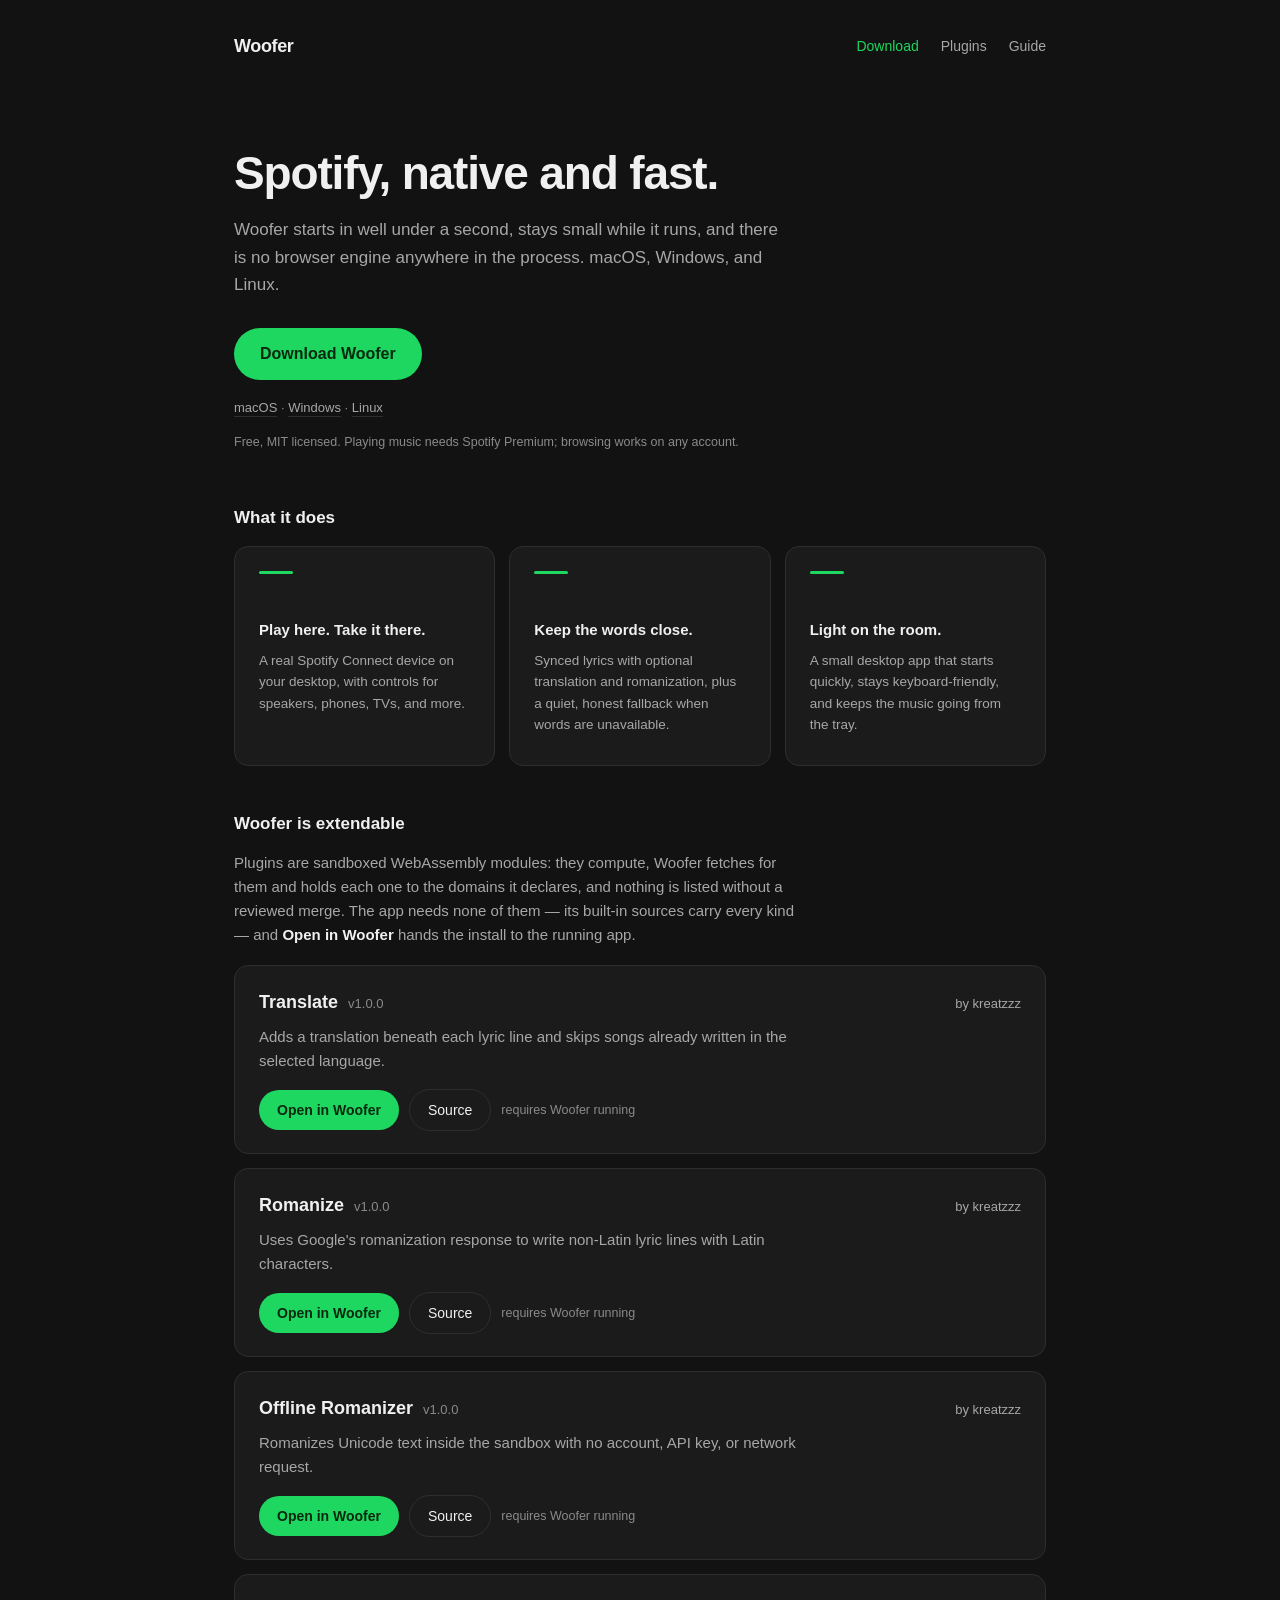
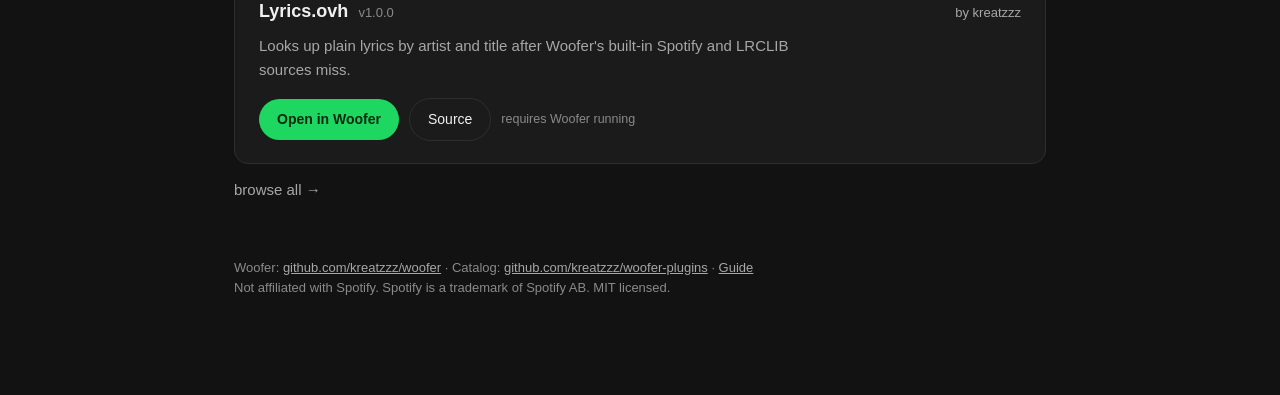
<file: index.html>
<!doctype html>
<html lang="en">
<head>
<meta charset="utf-8">
<meta name="viewport" content="width=device-width, initial-scale=1">
<title>Woofer — a fast, native Spotify client</title>
<meta name="description" content="Woofer is a fast, native Spotify client for macOS, Windows, and Linux, extendable with sandboxed plugins.">
<link rel="stylesheet" href="style.css">
</head>
<body>
<div class="wrap">
  <nav class="nav">
    <a class="nav-logo" href="index.html">Woofer</a>
    <div class="nav-links">
      <a href="index.html" aria-current="page">Download</a>
      <a href="plugins.html">Plugins</a>
      <a href="guide.html">Guide</a>
    </div>
  </nav>

  <section class="hero">
    <h1>Spotify, native and fast.</h1>
    <p class="pitch">Woofer starts in well under a second, stays small
    while it runs, and there is no browser engine anywhere in the process.
    macOS, Windows, and Linux.</p>
    <!-- Per-OS asset URLs embed the version
         (…/releases/latest/download/woofer-vX-macos-universal.dmg and
         siblings), so they can only be written once a release exists.
         Every button below points at the releases page; with the first
         tagged release, swap the OS links for exact asset URLs. -->
    <div class="cta-row">
      <a class="button cta" href="https://github.com/kreatzzz/woofer/releases/latest">Download Woofer</a>
    </div>
    <p class="os-links">
      <a href="https://github.com/kreatzzz/woofer/releases/latest">macOS</a> ·
      <a href="https://github.com/kreatzzz/woofer/releases/latest">Windows</a> ·
      <a href="https://github.com/kreatzzz/woofer/releases/latest">Linux</a>
    </p>
    <p class="fineprint">Free, MIT licensed. Playing music needs Spotify
    Premium; browsing works on any account.</p>
  </section>

  <h2>What it does</h2>
  <div class="grid">
    <div class="feature">
      <h3>Play here. Take it there.</h3>
      <p>A real Spotify Connect device on your desktop, with controls for
      speakers, phones, TVs, and more.</p>
    </div>
    <div class="feature">
      <h3>Keep the words close.</h3>
      <p>Synced lyrics with optional translation and romanization, plus a
      quiet, honest fallback when words are unavailable.</p>
    </div>
    <div class="feature">
      <h3>Light on the room.</h3>
      <p>A small desktop app that starts quickly, stays keyboard-friendly,
      and keeps the music going from the tray.</p>
    </div>
  </div>

  <h2>Woofer is extendable</h2>
  <p class="section-lead">Plugins are sandboxed WebAssembly modules: they
  compute, Woofer fetches for them and holds each one to the domains it
  declares, and nothing is listed without a reviewed merge. The app needs
  none of them — its built-in sources carry every kind — and
  <strong>Open in Woofer</strong> hands the install to the running app.</p>
  <div id="featured"><p class="desc">Loading the catalog…</p></div>
  <p><a class="quiet-link" href="plugins.html">browse all →</a></p>

  <footer>
    Woofer: <a href="https://github.com/kreatzzz/woofer">github.com/kreatzzz/woofer</a>
    · Catalog: <a href="https://github.com/kreatzzz/woofer-plugins">github.com/kreatzzz/woofer-plugins</a>
    · <a href="guide.html">Guide</a><br>
    Not affiliated with Spotify. Spotify is a trademark of Spotify AB.
    MIT licensed.
  </footer>
</div>
<script src="main.js"></script>
</body>
</html>
</file>
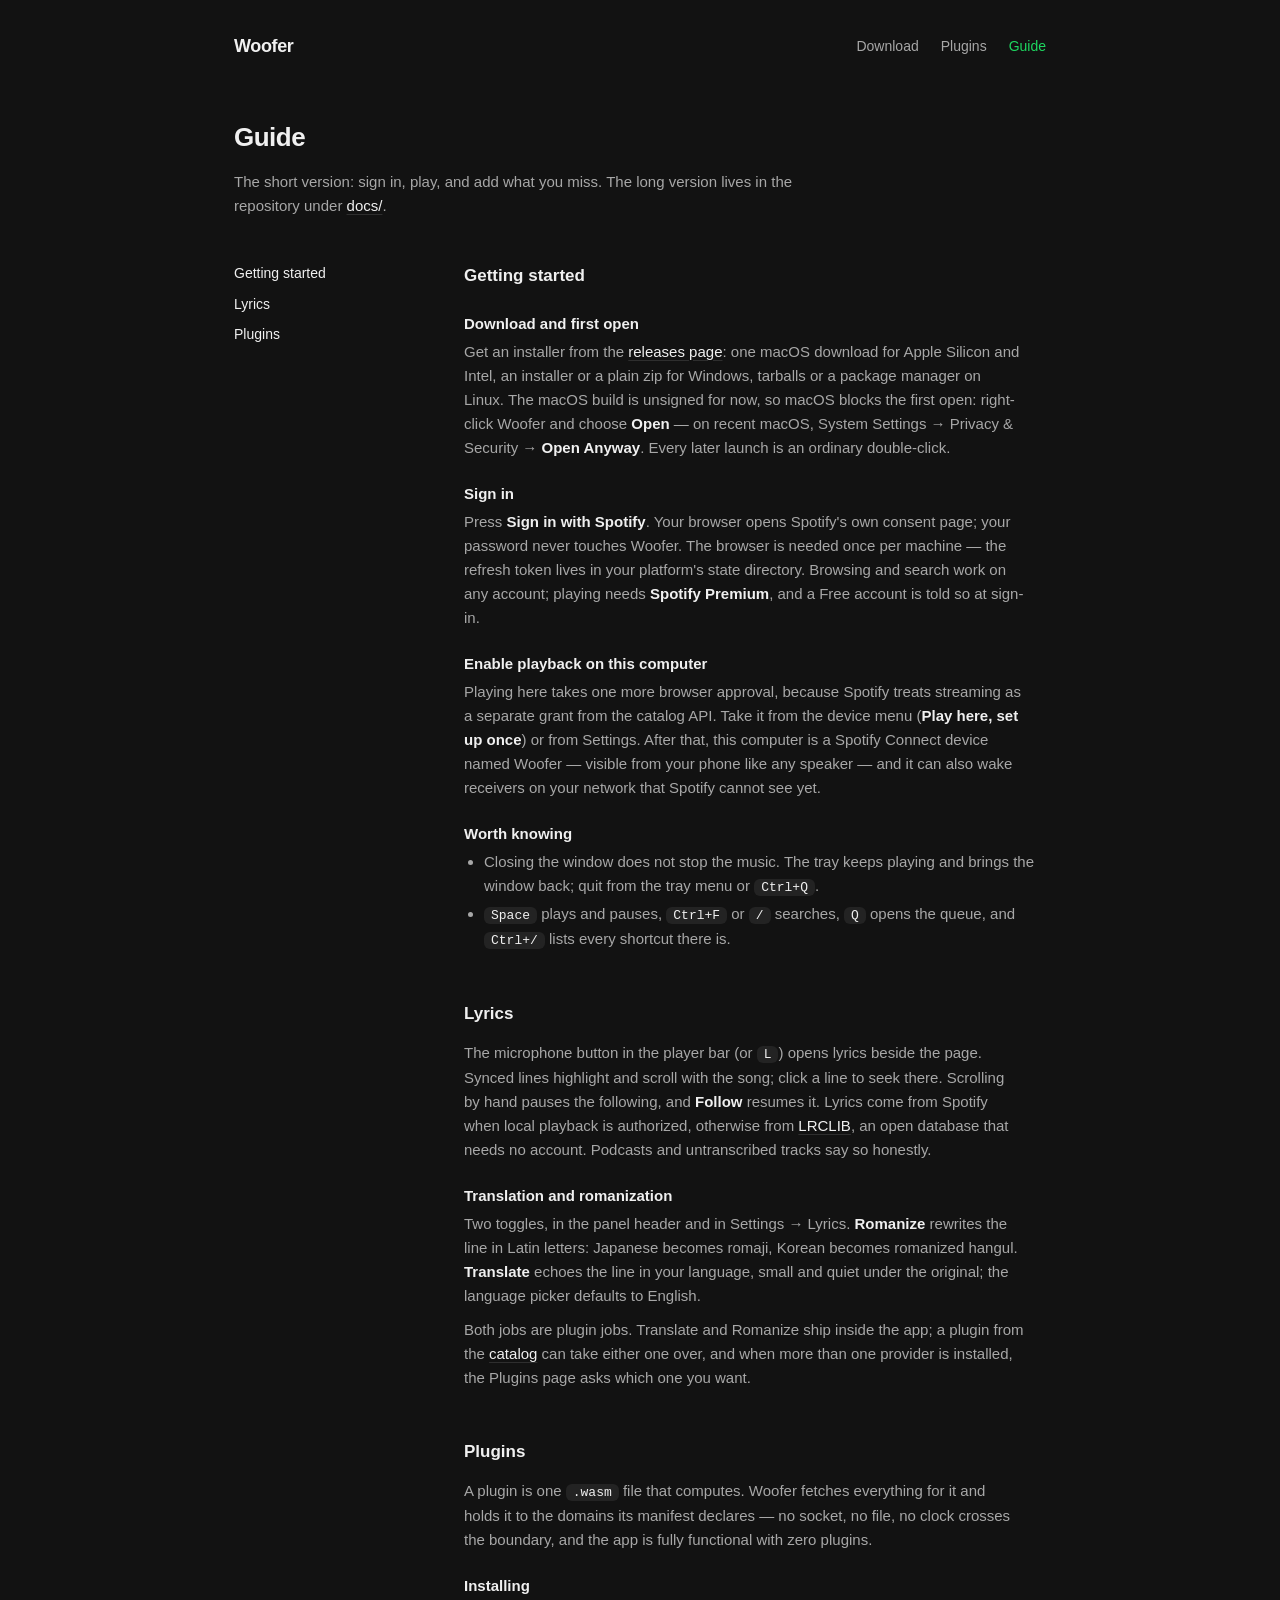
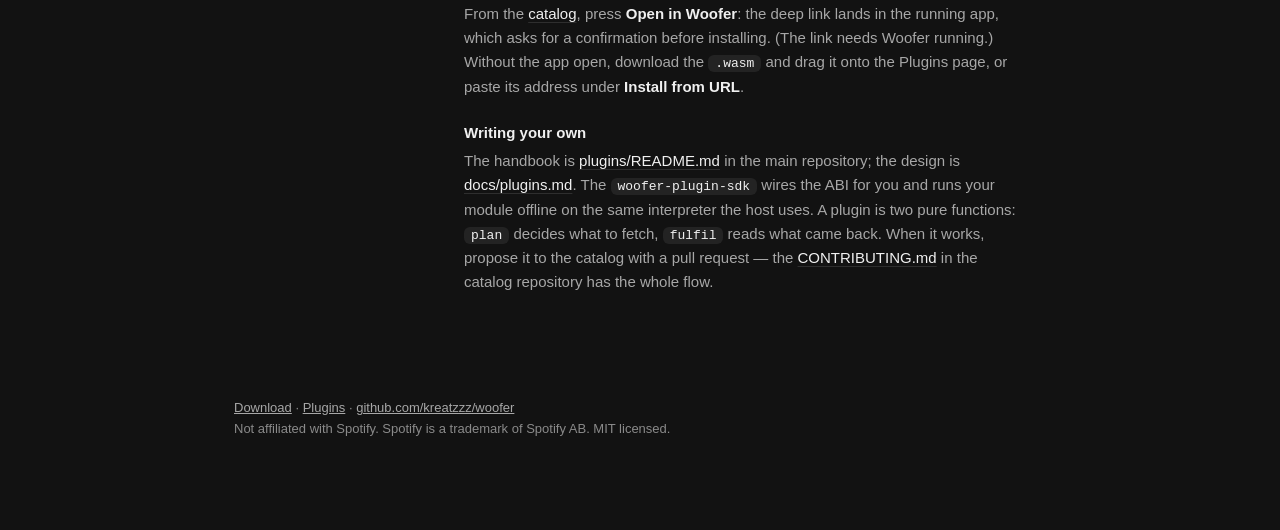
<file: guide.html>
<!doctype html>
<html lang="en">
<head>
<meta charset="utf-8">
<meta name="viewport" content="width=device-width, initial-scale=1">
<title>Woofer Guide</title>
<meta name="description" content="Getting started with Woofer: sign in, lyrics with translation and romanization, and plugins.">
<link rel="stylesheet" href="style.css">
</head>
<body>
<div class="wrap">
  <nav class="nav">
    <a class="nav-logo" href="index.html">Woofer</a>
    <div class="nav-links">
      <a href="index.html">Download</a>
      <a href="plugins.html">Plugins</a>
      <a href="guide.html" aria-current="page">Guide</a>
    </div>
  </nav>

  <header>
    <h1>Guide</h1>
    <p>The short version: sign in, play, and add what you miss. The long
    version lives in the repository under
    <a href="https://github.com/kreatzzz/woofer/tree/main/docs">docs/</a>.</p>
  </header>

  <div class="guide">
    <aside class="guide-nav">
      <a href="#getting-started">Getting started</a>
      <a href="#lyrics">Lyrics</a>
      <a href="#plugins">Plugins</a>
    </aside>

    <main>
      <section class="section" id="getting-started">
        <h2>Getting started</h2>

        <h3>Download and first open</h3>
        <p>Get an installer from the
        <a href="https://github.com/kreatzzz/woofer/releases/latest">releases
        page</a>: one macOS download for Apple Silicon and Intel, an
        installer or a plain zip for Windows, tarballs or a package manager
        on Linux. The macOS build is unsigned for now, so macOS blocks the
        first open: right-click Woofer and choose <strong>Open</strong> —
        on recent macOS, System Settings → Privacy &amp; Security →
        <strong>Open Anyway</strong>. Every later launch is an ordinary
        double-click.</p>

        <h3>Sign in</h3>
        <p>Press <strong>Sign in with Spotify</strong>. Your browser opens
        Spotify's own consent page; your password never touches Woofer.
        The browser is needed once per machine — the refresh token lives
        in your platform's state directory. Browsing and search work on
        any account; playing needs <strong>Spotify Premium</strong>, and a
        Free account is told so at sign-in.</p>

        <h3>Enable playback on this computer</h3>
        <p>Playing here takes one more browser approval, because Spotify
        treats streaming as a separate grant from the catalog API. Take it
        from the device menu (<strong>Play here, set up once</strong>) or
        from Settings. After that, this computer is a Spotify Connect
        device named Woofer — visible from your phone like any speaker —
        and it can also wake receivers on your network that Spotify cannot
        see yet.</p>

        <h3>Worth knowing</h3>
        <ul>
          <li>Closing the window does not stop the music. The tray keeps
          playing and brings the window back; quit from the tray menu or
          <code>Ctrl+Q</code>.</li>
          <li><code>Space</code> plays and pauses, <code>Ctrl+F</code> or
          <code>/</code> searches, <code>Q</code> opens the queue, and
          <code>Ctrl+/</code> lists every shortcut there is.</li>
        </ul>
      </section>

      <section class="section" id="lyrics">
        <h2>Lyrics</h2>

        <p>The microphone button in the player bar (or <code>L</code>)
        opens lyrics beside the page. Synced lines highlight and scroll
        with the song; click a line to seek there. Scrolling by hand
        pauses the following, and <strong>Follow</strong> resumes it.
        Lyrics come from Spotify when local playback is authorized,
        otherwise from <a href="https://lrclib.net">LRCLIB</a>, an open
        database that needs no account. Podcasts and untranscribed tracks
        say so honestly.</p>

        <h3>Translation and romanization</h3>
        <p>Two toggles, in the panel header and in Settings → Lyrics.
        <strong>Romanize</strong> rewrites the line in Latin letters:
        Japanese becomes romaji, Korean becomes romanized hangul.
        <strong>Translate</strong> echoes the line in your language, small
        and quiet under the original; the language picker defaults to
        English.</p>
        <p>Both jobs are plugin jobs. Translate and Romanize ship inside
        the app; a plugin from the <a href="plugins.html">catalog</a> can
        take either one over, and when more than one provider is
        installed, the Plugins page asks which one you want.</p>
      </section>

      <section class="section" id="plugins">
        <h2>Plugins</h2>

        <p>A plugin is one <code>.wasm</code> file that computes. Woofer
        fetches everything for it and holds it to the domains its manifest
        declares — no socket, no file, no clock crosses the boundary, and
        the app is fully functional with zero plugins.</p>

        <h3>Installing</h3>
        <p>From the <a href="plugins.html">catalog</a>, press
        <strong>Open in Woofer</strong>: the deep link lands in the running
        app, which asks for a confirmation before installing. (The link
        needs Woofer running.) Without the app open, download the
        <code>.wasm</code> and drag it onto the Plugins page, or paste its
        address under <strong>Install from URL</strong>.</p>

        <h3>Writing your own</h3>
        <p>The handbook is
        <a href="https://github.com/kreatzzz/woofer/blob/main/plugins/README.md">plugins/README.md</a>
        in the main repository; the design is
        <a href="https://github.com/kreatzzz/woofer/blob/main/docs/plugins.md">docs/plugins.md</a>.
        The <code>woofer-plugin-sdk</code> wires the ABI for you and runs
        your module offline on the same interpreter the host uses. A
        plugin is two pure functions: <code>plan</code> decides what to
        fetch, <code>fulfil</code> reads what came back. When it works,
        propose it to the catalog with a pull request — the
        <a href="https://github.com/kreatzzz/woofer-plugins/blob/main/CONTRIBUTING.md">CONTRIBUTING.md</a>
        in the catalog repository has the whole flow.</p>
      </section>
    </main>
  </div>

  <footer>
    <a href="index.html">Download</a> · <a href="plugins.html">Plugins</a> ·
    <a href="https://github.com/kreatzzz/woofer">github.com/kreatzzz/woofer</a><br>
    Not affiliated with Spotify. Spotify is a trademark of Spotify AB.
    MIT licensed.
  </footer>
</div>
</body>
</html>
</file>
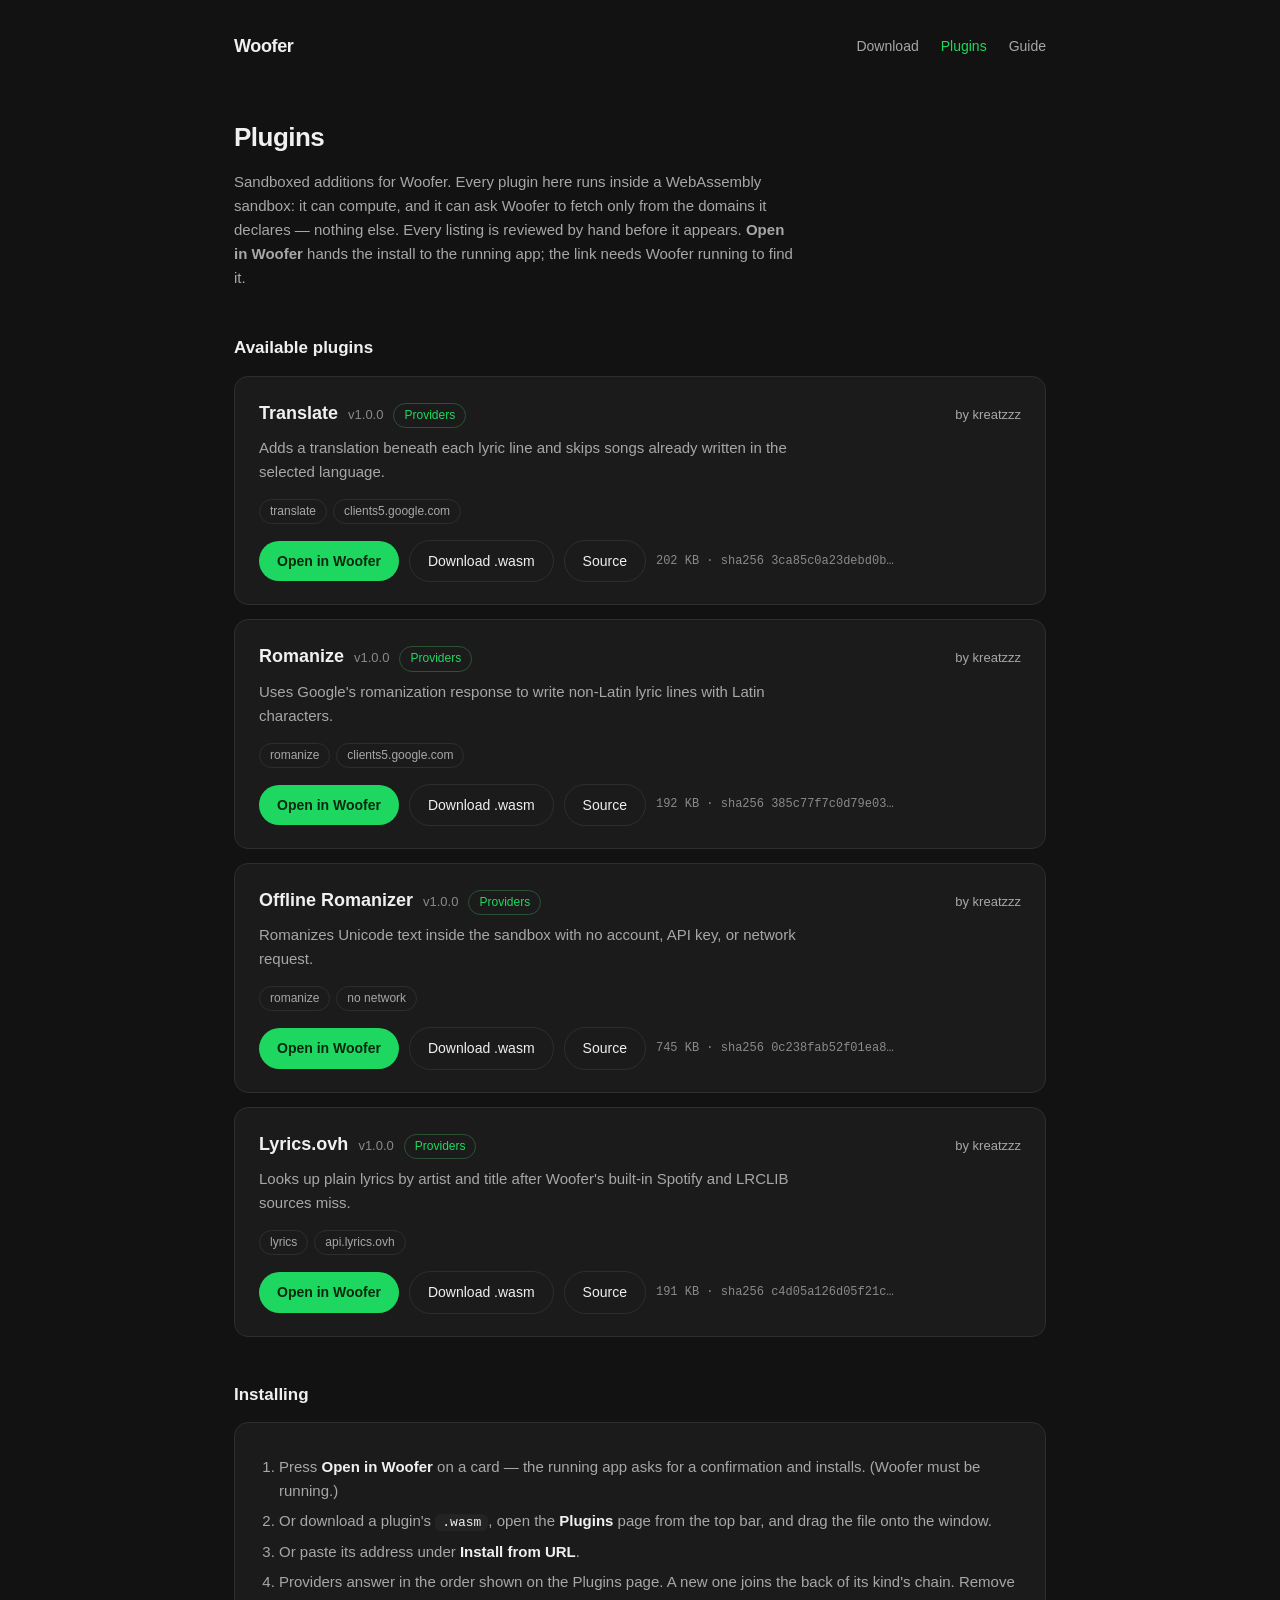
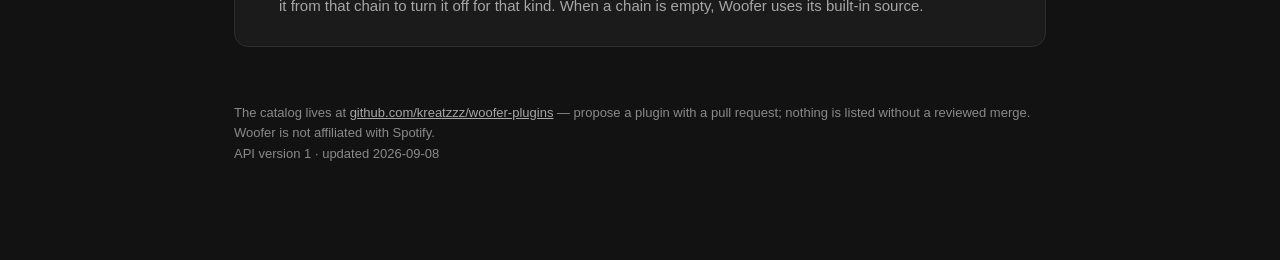
<file: plugins.html>
<!doctype html>
<html lang="en">
<head>
<meta charset="utf-8">
<meta name="viewport" content="width=device-width, initial-scale=1">
<title>Woofer Plugins</title>
<meta name="description" content="The catalog of sandboxed plugins for Woofer, the fast native Spotify client.">
<link rel="stylesheet" href="style.css">
</head>
<body>
<div class="wrap">
  <nav class="nav">
    <a class="nav-logo" href="index.html">Woofer</a>
    <div class="nav-links">
      <a href="index.html">Download</a>
      <a href="plugins.html" aria-current="page">Plugins</a>
      <a href="guide.html">Guide</a>
    </div>
  </nav>

  <header>
    <h1>Plugins</h1>
    <p>Sandboxed additions for Woofer. Every plugin here runs inside a
    WebAssembly sandbox: it can compute, and it can ask Woofer to fetch
    only from the domains it declares — nothing else. Every listing is
    reviewed by hand before it appears. <strong>Open in Woofer</strong>
    hands the install to the running app; the link needs Woofer running
    to find it.</p>
  </header>

  <h2>Available plugins</h2>
  <div id="plugins"><p class="desc">Loading the catalog…</p></div>

  <h2>Installing</h2>
  <div class="how">
    <ol>
      <li>Press <strong>Open in Woofer</strong> on a card — the running app
      asks for a confirmation and installs. (Woofer must be running.)</li>
      <li>Or download a plugin's <code>.wasm</code>, open the
      <strong>Plugins</strong> page from the top bar, and drag the file
      onto the window.</li>
      <li>Or paste its address under <strong>Install from URL</strong>.</li>
      <li>Providers answer in the order shown on the Plugins page. A new one
      joins the back of its kind's chain. Remove it from that chain to turn it
      off for that kind. When a chain is empty, Woofer uses its built-in
      source.</li>
    </ol>
  </div>

  <footer>
    The catalog lives at
    <a href="https://github.com/kreatzzz/woofer-plugins">github.com/kreatzzz/woofer-plugins</a>
    — propose a plugin with a pull request; nothing is listed without a
    reviewed merge. Woofer is not affiliated with Spotify.<br>
    API version 1 · <span id="updated"></span>
  </footer>
</div>
<script src="main.js"></script>
</body>
</html>
</file>
<file: style.css>
:root {
  --bg: #121212; --panel: #1b1b1b; --panel-hover: #232323;
  --surface: #181818;
  --text: #f0f0f0; --secondary: #a7a7a7; --dim: #8a8a8a;
  --accent: #1ed760; --accent-text: #08290f; --outline: #2e2e2e;
}
* { box-sizing: border-box; margin: 0; padding: 0; }
body {
  background: var(--bg); color: var(--text);
  font: 15px/1.6 -apple-system, "Segoe UI", Roboto, Helvetica, Arial, sans-serif;
  -webkit-font-smoothing: antialiased;
}
.wrap { max-width: 860px; margin: 0 auto; padding: 32px 24px 96px; }

:focus-visible { outline: 2px solid var(--accent); outline-offset: 2px; border-radius: 4px; }

/* the shared site nav: Download · Plugins · Guide */
.nav {
  display: flex; align-items: center; justify-content: space-between;
  margin-bottom: 56px;
}
.nav-logo {
  font-size: 18px; font-weight: 700; letter-spacing: -0.02em;
  color: var(--text); text-decoration: none;
}
.nav-links { display: flex; gap: 22px; }
.nav-links a { color: var(--secondary); text-decoration: none; font-size: 14px; transition: color 150ms ease-out; }
.nav-links a:hover { color: var(--text); }
.nav-links a[aria-current="page"] { color: var(--accent); }

/* page intro under the nav */
header { margin-bottom: 44px; }
header h1 { font-size: 26px; font-weight: 700; letter-spacing: -0.02em; text-wrap: balance; }
header p { color: var(--secondary); max-width: 560px; margin-top: 12px; }
header a { color: var(--text); text-underline-offset: 3px; text-decoration-color: var(--outline); }
header a:hover { text-decoration-color: var(--secondary); }

/* section headings: sentence case, the type carries the hierarchy */
h2 {
  font-size: 17px; font-weight: 650; color: var(--text);
  margin: 44px 0 14px; text-wrap: balance;
}
.section-lead { color: var(--secondary); max-width: 560px; margin: 0 0 18px; }
.section-lead strong { color: var(--text); }

/* the landing hero: the headline is the promise, not the name */
.hero { padding: 32px 0 8px; }
.hero h1 {
  font-size: clamp(32px, 5vw, 46px); font-weight: 700; letter-spacing: -0.025em;
  line-height: 1.08; text-wrap: balance; max-width: 640px;
}
.pitch { color: var(--secondary); font-size: 17px; max-width: 560px; margin: 18px 0 30px; }
.cta-row { display: flex; gap: 12px; align-items: center; flex-wrap: wrap; }
.button.cta { font-size: 16px; padding: 13px 26px; }
.os-links { margin-top: 18px; color: var(--dim); font-size: 13px; }
.os-links a {
  color: var(--secondary); text-decoration: none;
  border-bottom: 1px solid var(--outline); padding-bottom: 1px;
  transition: color 150ms ease-out, border-color 150ms ease-out;
}
.os-links a:hover { color: var(--text); border-color: var(--secondary); }
.fineprint { margin-top: 14px; color: var(--dim); font-size: 12.5px; }

/* one quiet entrance, and only on the hero; still shows without it */
@media (prefers-reduced-motion: no-preference) {
  .hero > * {
    opacity: 0; transform: translateY(12px);
    animation: arrive 400ms cubic-bezier(0.22, 1, 0.36, 1) forwards;
  }
  .hero > :nth-child(2) { animation-delay: 60ms; }
  .hero > :nth-child(3) { animation-delay: 120ms; }
  .hero > :nth-child(4) { animation-delay: 180ms; }
  .hero > :nth-child(5) { animation-delay: 240ms; }
  @keyframes arrive { to { opacity: 1; transform: none; } }
}

/* three listener-facing promises, kept in one row on wider screens. */
.grid {
  display: grid;
  grid-template-columns: repeat(3, minmax(0, 1fr));
  gap: 14px;
}
.feature {
  min-height: 220px;
  padding: 24px;
  border: 1px solid var(--outline);
  border-radius: 14px;
  background: var(--panel);
}
.feature::before {
  display: block;
  width: 34px;
  height: 3px;
  margin-bottom: 44px;
  border-radius: 999px;
  background: var(--accent);
  content: "";
}
.feature h3 { font-size: 15px; font-weight: 650; margin-bottom: 8px; }
.feature p { color: var(--secondary); font-size: 13.5px; }

/* plugin cards, on both the landing teaser and the catalog */
.plugin {
  background: var(--panel); border: 1px solid var(--outline); border-radius: 14px;
  padding: 22px 24px; margin-bottom: 14px;
  transition: background 150ms ease-out;
}
.plugin:hover { background: var(--panel-hover); }
.row { display: flex; align-items: baseline; gap: 10px; flex-wrap: wrap; }
.name { font-size: 18px; font-weight: 650; }
.version { color: var(--dim); font-size: 13px; }
.publisher { color: var(--secondary); font-size: 13px; margin-left: auto; }
.desc { color: var(--secondary); margin: 8px 0 14px; max-width: 560px; }
.chip {
  display: inline-block; font-size: 12px; color: var(--secondary);
  border: 1px solid var(--outline); border-radius: 999px; padding: 2px 10px; margin-right: 6px;
}
.chip.cat { color: var(--accent); border-color: #2b5233; }
.actions { margin-top: 16px; display: flex; gap: 10px; align-items: center; flex-wrap: wrap; }
.button {
  display: inline-block; background: var(--accent); color: var(--accent-text);
  font-weight: 600; font-size: 14px; text-decoration: none;
  border-radius: 999px; padding: 9px 18px;
  transition: filter 150ms ease-out;
}
.button:hover { filter: brightness(1.08); }
.button.ghost {
  background: transparent; color: var(--text);
  border: 1px solid var(--outline); font-weight: 500;
  transition: border-color 150ms ease-out;
}
.button.ghost:hover { border-color: var(--secondary); }
.digest { color: var(--dim); font-size: 12px; font-family: ui-monospace, monospace; }
.note { color: var(--dim); font-size: 12.5px; }
.quiet-link { color: var(--secondary); text-decoration: none; transition: color 150ms ease-out; }
.quiet-link:hover { color: var(--text); }

/* the install how-to box */
.how {
  background: var(--panel); border: 1px solid var(--outline); border-radius: 14px;
  padding: 22px 24px; color: var(--secondary);
}
.how ol { margin: 10px 0 0 20px; }
.how li { margin: 6px 0; }
.how code {
  background: var(--panel-hover); border-radius: 6px; padding: 1px 7px;
  font-size: 13px; color: var(--text);
}
.how strong { color: var(--text); }

/* the guide: sections with a quiet sticky contents column */
.guide { display: grid; grid-template-columns: 190px minmax(0, 1fr); gap: 40px; }
.guide-nav {
  position: sticky; top: 24px; align-self: start;
  display: flex; flex-direction: column; gap: 8px;
}
.guide-nav a { color: var(--secondary); text-decoration: none; font-size: 14px; transition: color 150ms ease-out; }
.guide-nav a:hover { color: var(--text); }
.section { margin-bottom: 48px; }
.section > h2:first-child { margin-top: 0; }
.guide h3 { font-size: 15px; font-weight: 650; margin: 22px 0 4px; }
.guide p { color: var(--secondary); margin-bottom: 10px; max-width: 560px; }
.guide ul, .guide ol { margin: 0 0 12px 20px; }
.guide li { color: var(--secondary); margin: 4px 0; max-width: 560px; }
.guide strong { color: var(--text); }
.guide code {
  background: var(--panel-hover); border-radius: 6px; padding: 1px 7px;
  font-size: 13px; color: var(--text);
}
.guide a { color: var(--text); text-underline-offset: 3px; text-decoration-color: var(--outline); }
.guide a:hover { text-decoration-color: var(--secondary); }

footer { margin-top: 56px; color: var(--dim); font-size: 13px; }
footer a { color: var(--secondary); }

@media (max-width: 720px) {
  .wrap { padding-top: 24px; }
  .grid { grid-template-columns: 1fr; gap: 20px; }
  .hero h1 { font-size: 34px; }
  .guide { grid-template-columns: 1fr; }
  .guide-nav { position: static; flex-direction: row; flex-wrap: wrap; gap: 16px; }
}

@media (min-width: 721px) and (max-width: 900px) {
  .grid { grid-template-columns: repeat(3, minmax(0, 1fr)); }
  .feature { min-height: 250px; padding: 20px; }
  .feature::before { margin-bottom: 32px; }
}
</file>
